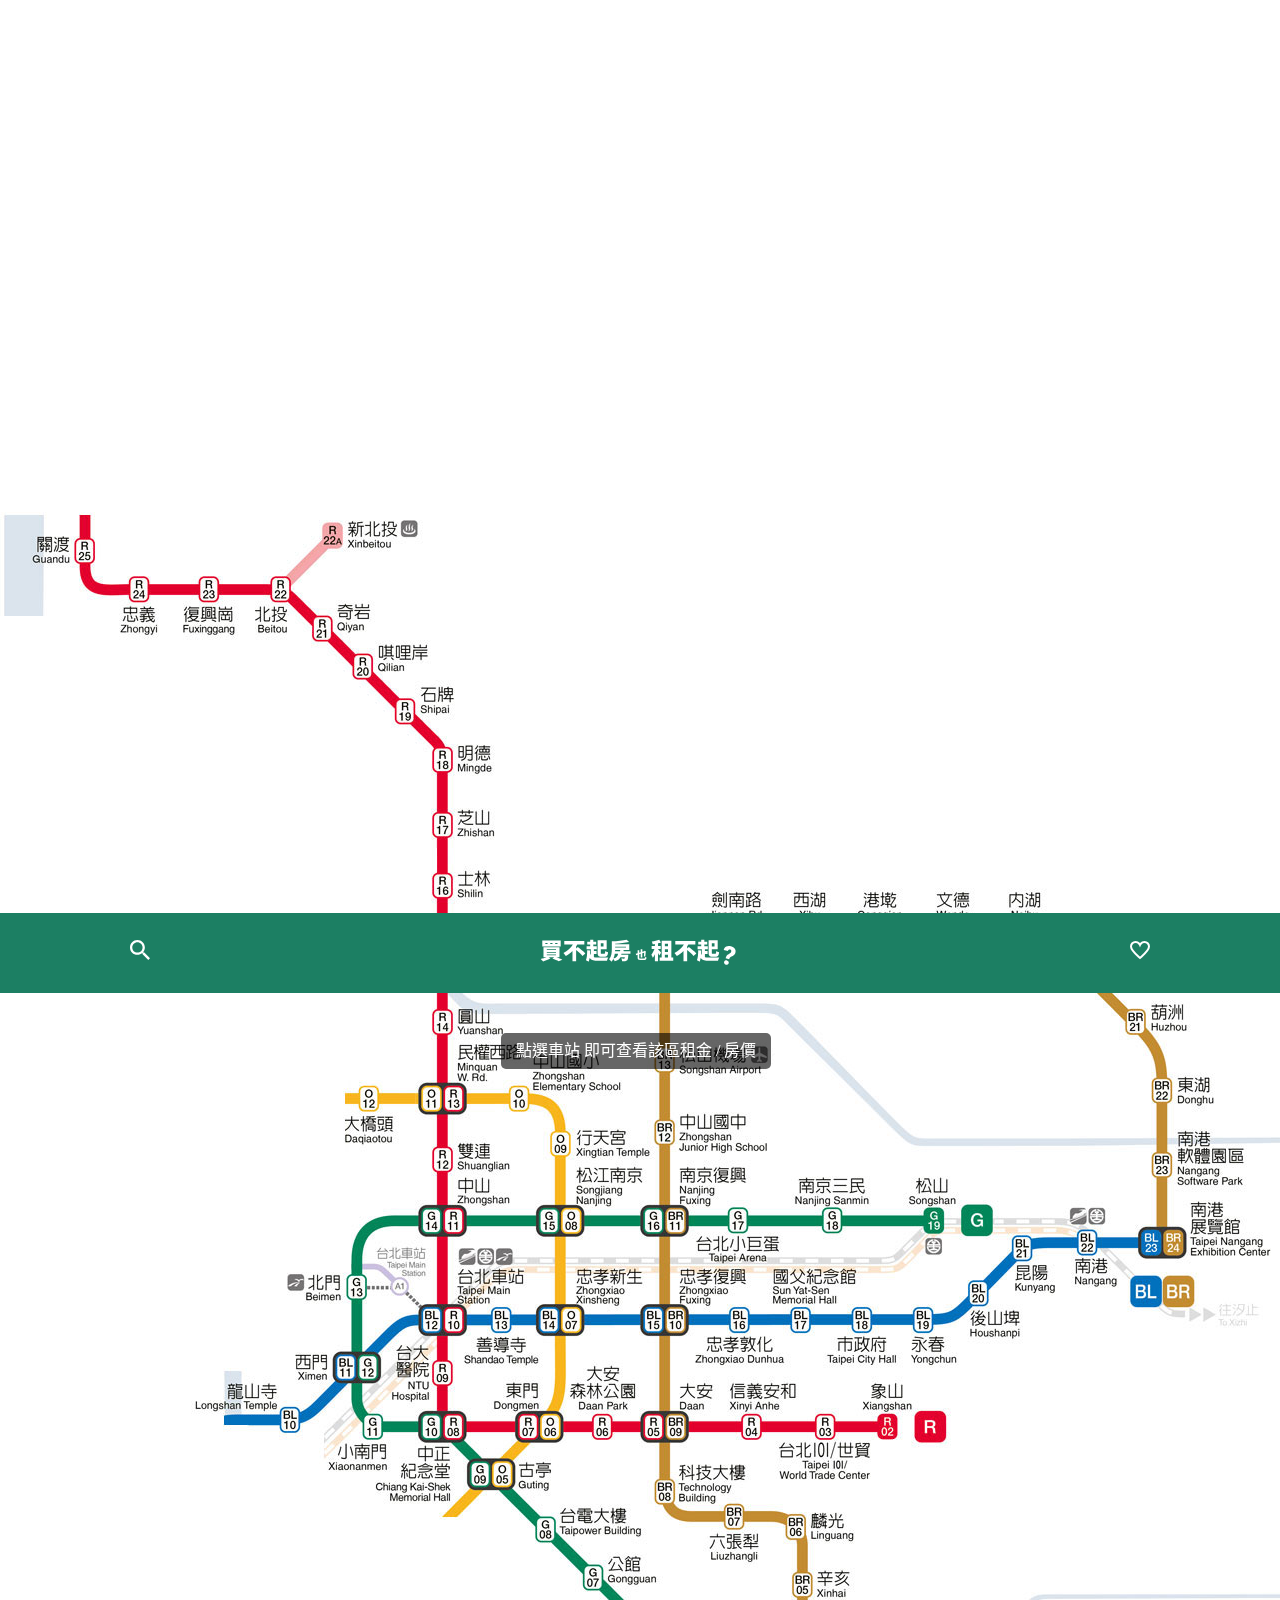
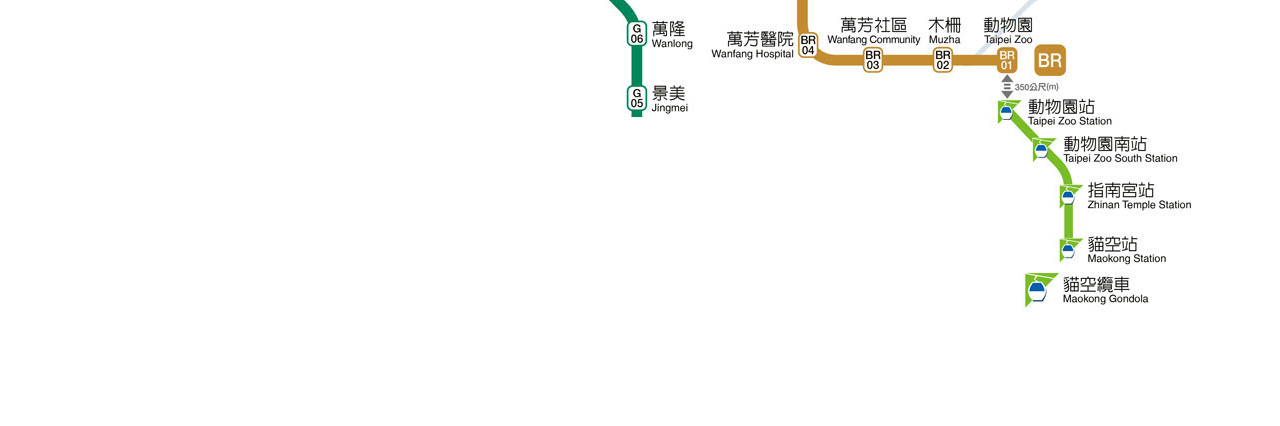
<file: index.html>
<!DOCTYPE html>
<html lang="zh-TW">
<head>
	<meta charset="UTF-8">
	<meta name="viewport" content="width=device-width, initial-scale=1.0">
	<title>選擇車站附近房價 | 買不起房也租不起?</title>
	<meta name="description" content="到底該存錢買房還是租屋一輩子?選擇您喜歡的地區, 即可查看租金/房價一覽表, 讓您依據您的財力狀況, 選擇最適合您的方案!">
	<meta name="keywords" content="租屋,買房,房價,比價">
	<meta name="viewport" content="width=device-width, initial-scale=1.0, maximum-scale=1">
	<meta name="google-site-verification" content="QdoxjLfBUXO8UkxClsyrax_sdIfFdWOPNiK5ca24IvM" />
	<meta name="theme-color" content="#ffffff">
	<meta property="og:title" content="選擇車站附近房價 | 買不起房也租不起?" />
	<meta property="og:description" content="到底該存錢買房還是租屋一輩子?選擇您喜歡的地區, 即可查看租金/房價一覽表, 讓您依據您的財力狀況, 選擇最適合您的方案!" />
	<meta property="og:type" content="website" />
	<meta property="og:url" content="" />
	<meta property="og:image" content="" />
	<link rel="stylesheet" type="text/css" href="./css/reset.css">
	<link rel="stylesheet" type="text/css" href="./css/rentorbuy.css">
	<link rel="icon" href="">
	<link rel="alternate icon" href="" type="image/x-icon">
	<link rel="mask-icon" href="" color="#000000">
	<link rel="apple-touch-icon" href="">
	<link rel="apple-touch-icon-precomposed" href="" />
	<link rel="manifest" href="">
	<script src="https://ajax.googleapis.com/ajax/libs/jquery/3.5.1/jquery.min.js"></script>
	<script src="./js/rentorbuy.js"></script>
	<script type="text/javascript">
		
		$(document).ready(function(){
			var halfHeight = ($(document).height() / 2) - 100;
			
			$(window).scrollTop(halfHeight);
			$('.metro-map').scrollLeft(500);

		})

	
	</script>
</head>
<body>
	<!-- 版頭 -->
	<header class="fix">
		<p class="head-wrapper">
			<a class="btn-search" href="index.html" title="搜尋車站附近租金/房價"><img src="images/icons/search.svg" alt="搜尋車站附近租金/房價" title="搜尋車站附近租金/房價" height="24"></a>
			<a href="index.html" title="回首頁"><img src="images/logo.svg" alt="買不起房也租不起" title="回首頁" height="40"></a>
			<a class="btn-favorite" href="favorite.html" title="我的收藏"><img src="images/icons/favorite_white.svg" alt="我的收藏" title="我的收藏" height="24"></a>
		</p>
	</header>

	<h1 class="index">點選車站 即可查看該區租金 / 房價</h1>

	<section class="metro-map">
		<img class="metro-map-img" src="images/map.jpg" width="1417" height="1946" usemap="#metroMap" alt="捷運路線圖">
		<map name="metroMap">
          <area shape="rect" coords="356,1298,442,1374" href="#龍山寺" alt="龍山寺">
          <area shape="rect" coords="449,1264,524,1313" href="#西門" alt="西門">
          <area shape="rect" coords="543,1170,609,1263" href="#台北車站" alt="台北車站">
          <area shape="rect" coords="1114,1607,1262,1651" href="#動物園站" alt="動物園站">
          <area shape="rect" coords="1161,1656,1330,1688" href="#動物園南站" alt="動物園南站">
          <area shape="rect" coords="1188,1694,1334,1743" href="#指南宮站" alt="指南宮站">
          <area shape="rect" coords="1187,1753,1319,1788" href="#貓空站" alt="貓空站">
          <area shape="rect" coords="1155,1791,1294,1833" href="#貓空纜車" alt="貓空纜車">
		  <area shape="rect" coords="608,1224,671,1289" href="#善導寺" alt="善導寺">
		  <area shape="rect" coords="673,1188,764,1265" href="list.html" alt="忠孝新生">
          <area shape="rect" coords="775,1189,838,1265" href="#忠孝復興" alt="#忠孝復興">
          <area shape="rect" coords="844,1222,910,1284" href="#忠孝敦化" alt="忠孝敦化">
          <area shape="rect" coords="912,1187,970,1261" href="#國父紀念館" alt="國父紀念館">
          <area shape="rect" coords="975,1222,1030,1291" href="#市政府" alt="市政府">
          <area shape="rect" coords="1037,1214,1099,1294" href="#永春" alt="永春">
          <area shape="rect" coords="1101,1191,1150,1273" href="#後山埤" alt="後山埤">
          <area shape="rect" coords="1150,1145,1203,1219" href="#昆陽" alt="昆陽">
          <area shape="rect" coords="1207,1143,1264,1219" href="#南港" alt="南港">
          <area shape="rect" coords="1273,1117,1407,1186" href="#南港展覽館" alt="南港展覽館">
          <area shape="rect" coords="1272,1042,1403,1112" href="#南港軟體園區" alt="南港軟體園區">
          <area shape="rect" coords="1271,983,1367,1036" href="#東湖" alt="東湖">
          <area shape="rect" coords="1257,916,1349,976" href="#葫洲" alt="葫洲">
          <area shape="rect" coords="1202,846,1321,913" href="#大湖公園" alt="大湖公園">
          <area shape="rect" coords="1131,801,1194,877" href="#內湖" alt="內湖">
          <area shape="rect" coords="1062,796,1120,879" href="#文德" alt="文德">
          <area shape="rect" coords="985,793,1049,881" href="#港墘" alt="港墘">
          <area shape="rect" coords="915,791,976,882" href="#西湖" alt="西湖">
          <area shape="rect" coords="840,790,906,879" href="#劍南路" alt="劍南路">
          <area shape="rect" coords="772,880,856,925" href="#大直" alt="大直">
          <area shape="rect" coords="772,955,915,1006" href="#松山機場" alt="松山機場">
          <area shape="rect" coords="779,1029,909,1075" href="#中山國中" alt="中山國中">
          <area shape="rect" coords="782,1085,833,1164" href="#南京復興" alt="南京復興">
          <area shape="rect" coords="774,1302,845,1374" href="#大安" alt="大安">
          <area shape="rect" coords="776,1383,843,1441" href="#科技大樓" alt="科技大樓">
          <area shape="rect" coords="844,1422,907,1494" href="#六張犁" alt="六張犁">
          <area shape="rect" coords="919,1421,998,1473" href="#麟光" alt="麟光">
          <area shape="rect" coords="918,1484,999,1526" href="#辛亥" alt="辛亥">
          <area shape="rect" coords="844,1547,960,1589" href="#萬芳醫院" alt="萬芳醫院">
          <area shape="rect" coords="973,1536,1054,1598" href="#萬芳社區">
          <area shape="rect" coords="1059,1534,1106,1600" href="#木柵" alt="木柵">
          <area shape="rect" coords="1117,1527,1173,1605" href="#動物園" alt="動物園">
		  <area shape="rect" coords="1035,1089,1102,1169" href="#松山" alt="松山">
		  <area shape="rect" coords="924,1087,1017,1162" href="#南京三民" alt="南京三民">
		  <area shape="rect" coords="840,1122,915,1185" href="#台北小巨蛋" alt="台北小巨蛋">
		  <area shape="rect" coords="666,1091,756,1165" href="#松江南京" alt="松江南京">
		  <area shape="rect" coords="547,1096,642,1163" href="#中山" alt="中山">
		  <area shape="rect" coords="439,1185,529,1233" href="#北門" alt="北門">
		  <area shape="rect" coords="457,1327,533,1398" href="#小南門" alt="小南門">
		  <area shape="rect" coords="544,1324,601,1420" href="#中正紀念堂">
		  <area shape="rect" coords="608,1371,699,1422" href="#古亭">
		  <area shape="rect" coords="664,1425,771,1471" href="#台電大樓" alt="台電大樓">
		  <area shape="rect" coords="715,1478,802,1519" href="#公館" alt="公館">
		  <area shape="rect" coords="746,1532,837,1580" href="#萬隆" alt="萬隆">
		  <area shape="rect" coords="744,1595,837,1643" href="#景美" alt="景美">
		  <area shape="rect" coords="632,1299,706,1367" href="#東門" alt="東門">
		  <area shape="rect" coords="673,1041,769,1085" href="#行天宮" alt="行天宮">
		  <area shape="rect" coords="644,979,753,1037" href="#中山國小" alt="中山國小">
		  <area shape="rect" coords="542,966,639,1041" href="#民權西路" alt="民權西路">
		  <area shape="rect" coords="468,996,537,1074" href="#大橋頭" alt="大橋頭">
		  <area shape="rect" coords="994,1300,1057,1374" href="#象山" alt="象山">
		  <area shape="rect" coords="919,1329,992,1403" href="#台北101" alt="台北101/世貿">
		  <area shape="rect" coords="854,1300,913,1377" href="#信義安和" alt="信義安和">
		  <area shape="rect" coords="709,1291,770,1378" href="#大安森林公園" alt="大安森林公園">
		  <area shape="rect" coords="533,1269,605,1321" href="#台大醫院" alt="台大醫院">
		  <area shape="rect" coords="548,1049,650,1094" href="#雙連" alt="雙連">
		  <area shape="rect" coords="541,915,648,961" href="#圓山" alt="圓山">
		  <area shape="rect" coords="540,838,646,898" href="#劍潭" alt="劍潭">
		  <area shape="rect" coords="536,776,647,830" href="#士林" alt="士林">
		  <area shape="rect" coords="539,718,649,768" href="#芝山" alt="芝山">
		  <area shape="rect" coords="535,653,648,711" href="#明德" alt="明德">
		  <area shape="rect" coords="520,599,619,650" href="#石牌" alt="石牌">
		  <area shape="rect" coords="480,554,582,598" href="#唭哩岸" alt="唭哩岸">
		  <area shape="rect" coords="442,514,518,552" href="#奇岩" alt="奇岩">
		  <area shape="rect" coords="380,490,438,561" href="#北投" alt="北投">
		  <area shape="rect" coords="310,488,375,560" href="#復興崗" alt="復興崗">
		  <area shape="rect" coords="245,489,305,560" href="#忠義" alt="忠義">
		  <area shape="rect" coords="160,441,240,497" href="#關渡" alt="關渡">
		  <area shape="rect" coords="450,429,572,485" href="#新北投" alt="新北投">
        </map>
</section>
</body>
</html>
</file>
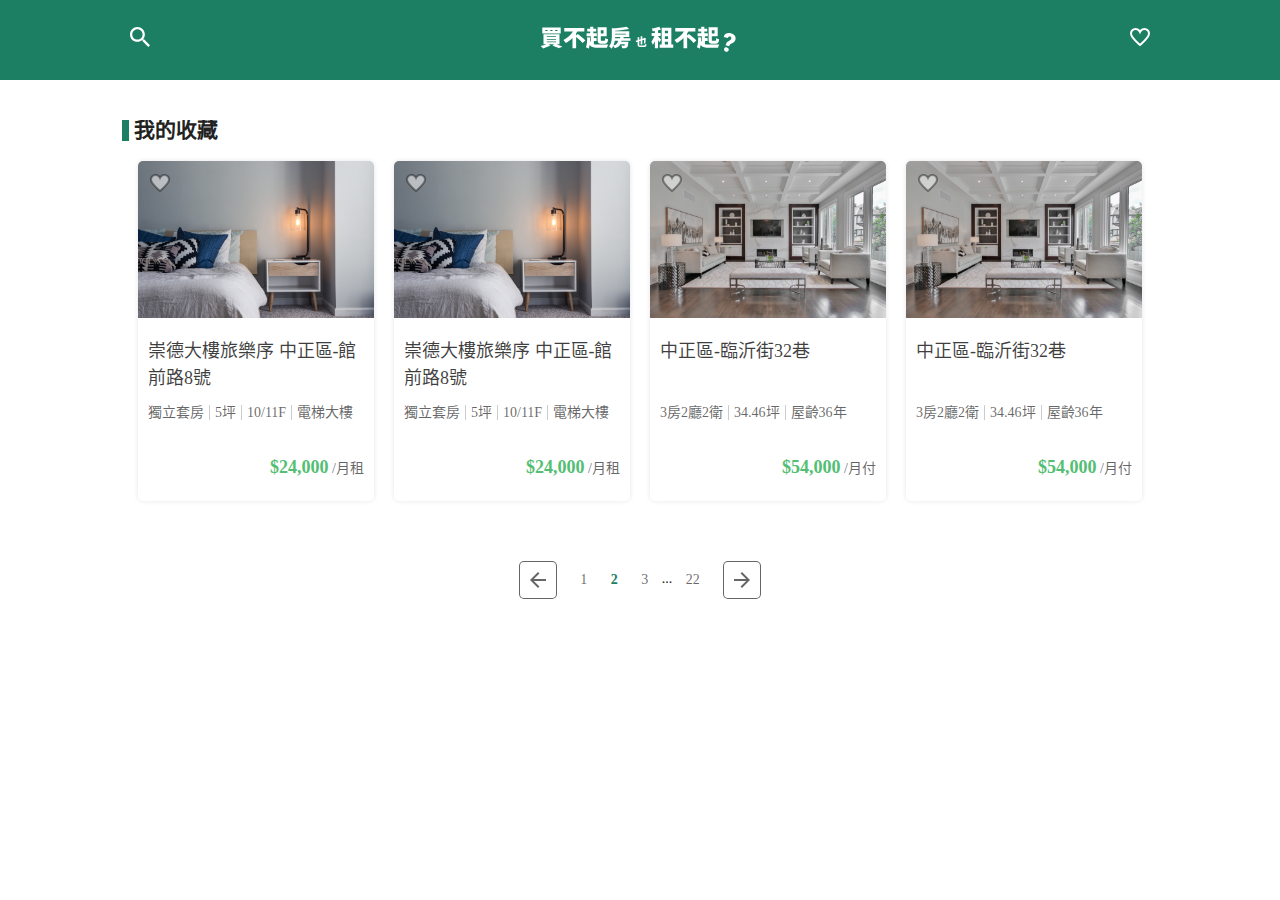
<file: favorite.html>
<!DOCTYPE html>
<html lang="zh-TW">
<head>
	<meta charset="UTF-8">
	<meta name="viewport" content="width=device-width, initial-scale=1.0">
	<title>我的收藏 | 買不起房也租不起?</title>
	<meta name="description" content="到底該存錢買房還是租屋一輩子?選擇您喜歡的地區, 即可查看租金/房價一覽表, 讓您依據您的財力狀況, 選擇最適合您的方案!">
	<meta name="keywords" content="租屋,買房,房價,比價">
	<meta name="viewport" content="width=device-width, initial-scale=1.0, maximum-scale=1">
	<meta name="google-site-verification" content="QdoxjLfBUXO8UkxClsyrax_sdIfFdWOPNiK5ca24IvM" />
	<meta name="theme-color" content="#ffffff">
	<meta property="og:title" content="我的收藏 | 買不起房也租不起?" />
	<meta property="og:description" content="到底該存錢買房還是租屋一輩子?選擇您喜歡的地區, 即可查看租金/房價一覽表, 讓您依據您的財力狀況, 選擇最適合您的方案!" />
	<meta property="og:type" content="website" />
	<meta property="og:url" content="" />
	<meta property="og:image" content="" />
	<link rel="stylesheet" type="text/css" href="./css/reset.css">
	<link rel="stylesheet" type="text/css" href="./css/rentorbuy.css">
	<script src="https://ajax.googleapis.com/ajax/libs/jquery/3.5.1/jquery.min.js"></script>
	<script src="./js/rentorbuy.js"></script>
	<link rel="icon" href="">
	<link rel="alternate icon" href="" type="image/x-icon">
	<link rel="mask-icon" href="" color="#000000">
	<link rel="apple-touch-icon" href="">
	<link rel="apple-touch-icon-precomposed" href="" />
	<link rel="manifest" href="">
</head>
<body>
	<!-- 版頭 -->
	<header>
		<p class="head-wrapper">
			<a class="btn-search" href="index.html" title="搜尋車站附近租金/房價"><img src="images/icons/search.svg" alt="搜尋車站附近租金/房價" title="搜尋車站附近租金/房價" height="24"></a>
			<a href="index.html" title="回首頁"><img src="images/logo.svg" alt="買不起房也租不起" title="回首頁" height="40"></a>
			<a class="btn-favorite" href="favorite.html" title="我的收藏"><img src="images/icons/favorite_white.svg" alt="我的收藏" title="我的收藏" height="24"></a>
		</p>
	</header>

	<!-- <p class="goback"><a class="hint" href="javascript:;" onclick="goBack()" title="回上頁"><img src="images/icons/back.svg" alt="上一頁" width="20">回上頁</a></p> -->
	<h1 class="title myfavorite">我的收藏</h1>

	<!-- 物件 -->
	<section class="content">
		<!-- 租屋版 -->
		<article>
			<div class="pic"><img src="images/default.jpg" alt=""></div>
			<!-- onclick內要串591連結 -->
			<ul class="detail" onclick="window.open('https://m.591.com.tw/v2/rent/10956301','mywindow');">
				<!-- li內要串地址 -->
				<li class="heading add"><h3>崇德大樓旅樂序 中正區-館前路8號</h3></li>
				<li class="hint conditions">
					<!-- span內要串其他條件 -->
					<span class="sub-condition">獨立套房</span>
					<span class="sub-condition">5坪</span>
					<span class="sub-condition">10/11F</span>
					<span class="sub-condition">電梯大樓</span>
				</li>
				<li class="price"><h4><span class="heading">$24,000</span><i class="hint"> /月租</i></h4></li>
			</ul>
			<button class="save"></button>
		</article>
		<article>
			<div class="pic"><img src="images/default.jpg" alt=""></div>
			<!-- onclick內要串591連結 -->
			<ul class="detail" onclick="window.open('https://m.591.com.tw/v2/rent/10956301','mywindow');">
				<!-- li內要串地址 -->
				<li class="heading add"><h3>崇德大樓旅樂序 中正區-館前路8號</h3></li>
				<li class="hint conditions">
					<!-- span內要串其他條件 -->
					<span class="sub-condition">獨立套房</span>
					<span class="sub-condition">5坪</span>
					<span class="sub-condition">10/11F</span>
					<span class="sub-condition">電梯大樓</span>
				</li>
				<li class="price"><h4><span class="heading">$24,000</span><i class="hint"> /月租</i></h4></li>
			</ul>
			<button class="save"></button>
		</article>
		<!-- 買房版 -->
		<article>
			<div class="pic"><img src="images/default_2.jpg" alt=""></div>
			<!-- onclick內要串591連結 -->
			<ul class="detail" onclick="window.open('https://m.591.com.tw/v2/rent/10956301','mywindow');">
				<!-- li內要串地址 -->
				<li class="heading add"><h3>中正區-臨沂街32巷</h3></li>
				<li class="hint conditions">
					<!-- span內要串其他條件 -->
					<span class="sub-condition">3房2廳2衛</span>
					<span class="sub-condition">34.46坪</span>
					<span class="sub-condition">屋齡36年</span>
				</li>
				<li class="price"><h4><span class="heading">$54,000</span><i class="hint"> /月付</i></h4></li>
			</ul>
			<button class="save"></button>
		</article>
		<article>
			<div class="pic"><img src="images/default_2.jpg" alt=""></div>
			<!-- onclick內要串591連結 -->
			<ul class="detail" onclick="window.open('https://m.591.com.tw/v2/rent/10956301','mywindow');">
				<!-- li內要串地址 -->
				<li class="heading add"><h3>中正區-臨沂街32巷</h3></li>
				<li class="hint conditions">
					<!-- span內要串其他條件 -->
					<span class="sub-condition">3房2廳2衛</span>
					<span class="sub-condition">34.46坪</span>
					<span class="sub-condition">屋齡36年</span>
				</li>
				<li class="price"><h4><span class="heading">$54,000</span><i class="hint"> /月付</i></h4></li>
			</ul>
			<button class="save"></button>
		</article>
	</section>

	<!-- 上下頁 -->
	<section class="pageination hint">
		<a class="btn-arrow back" href="javascript:;" title="上一頁"></a>
		<a class="hint" href="javascript:;" title="">1</a>
		<a class="hint active" href="javascript:;" title="">2</a>
		<a class="hint" href="javascript:;" title="">3</a>
		...
		<a class="hint" href="javascript:;" title="">22</a>
		<a class="btn-arrow forward" href="javascript:;" title="下一頁"></a>
	</section>
</body>
</html>
</file>
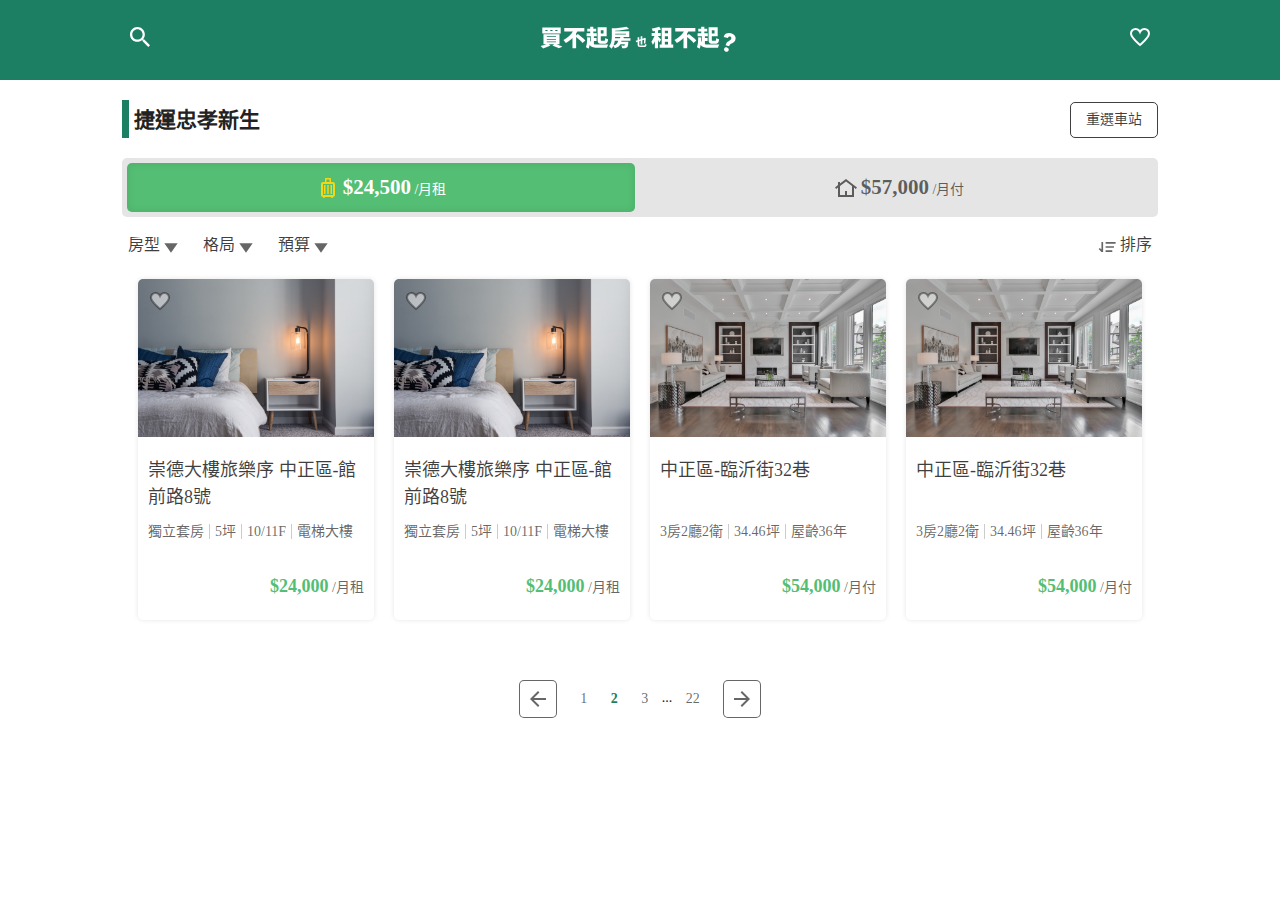
<file: list.html>
<!DOCTYPE html>
<html lang="zh-TW">
<head>
	<meta charset="UTF-8">
	<meta name="viewport" content="width=device-width, initial-scale=1.0">
	<title>租金/房價一覽表 | 買不起房也租不起?</title>
	<meta name="description" content="到底該存錢買房還是租屋一輩子?選擇您喜歡的地區, 即可查看租金/房價一覽表, 讓您依據您的財力狀況, 選擇最適合您的方案!">
	<meta name="keywords" content="租屋,買房,房價,比價">
	<meta name="viewport" content="width=device-width, initial-scale=1.0, maximum-scale=1">
	<meta name="google-site-verification" content="QdoxjLfBUXO8UkxClsyrax_sdIfFdWOPNiK5ca24IvM" />
	<meta name="theme-color" content="#ffffff">
	<meta property="og:title" content="租金/房價一覽表 | 買不起房也租不起?" />
	<meta property="og:description" content="到底該存錢買房還是租屋一輩子?選擇您喜歡的地區, 即可查看租金/房價一覽表, 讓您依據您的財力狀況, 選擇最適合您的方案!" />
	<meta property="og:type" content="website" />
	<meta property="og:url" content="" />
	<meta property="og:image" content="" />
	<link rel="stylesheet" type="text/css" href="./css/reset.css">
	<link rel="stylesheet" type="text/css" href="./css/rentorbuy.css">
	<script src="https://ajax.googleapis.com/ajax/libs/jquery/3.5.1/jquery.min.js"></script>
	<script src="./js/rentorbuy.js"></script>
	<link rel="icon" href="">
	<link rel="alternate icon" href="" type="image/x-icon">
	<link rel="mask-icon" href="" color="#000000">
	<link rel="apple-touch-icon" href="">
	<link rel="apple-touch-icon-precomposed" href="" />
	<link rel="manifest" href="">
</head>
<body>
	<!-- 版頭 -->
	<header>
		<p class="head-wrapper">
			<a class="btn-search" href="index.html" title="搜尋車站附近租金/房價"><img src="images/icons/search.svg" alt="搜尋車站附近租金/房價" title="搜尋車站附近租金/房價" height="24"></a>
			<a href="index.html" title="回首頁"><img src="images/logo.svg" alt="買不起房也租不起" title="回首頁" height="40"></a>
			<a class="btn-favorite" href="favorite.html" title="我的收藏"><img src="images/icons/favorite_white.svg" alt="我的收藏" title="我的收藏" height="24"></a>
		</p>
	</header>

	<!-- span內要串車站名 -->
	<h1 class="title">捷運<span>忠孝新生</span><a class="btn-reset hint" href="index.html" title="重選車站">重選車站</a></h1>

	<!-- 切換租屋/買房 -->
	<nav>
		<!-- span內要串金額 -->
		<h2 class="rent"><a class="active" href="javascript:;" title="每月租金"><span class="title">$24,500</span><i class="hint"> /月租</i></a></h2>
		<h2 class="buy"><a href="javascript:;" title="每月房貸"><span class="title">$57,000</span><i class="hint"> /月付</i></a></h2>
	</nav>

	<!-- 篩選/排序 -->
	<section class="filter">
		<!-- 當選完條件 span內要串條件名稱 -->
		<a id="filter-1" class="condition" href="javascript:;" title="房型"><span>房型</span></a>
		<!-- 下拉條件選單 -->
		<ul class="condition-expand">
			<li class="delete"><a class="hint" href="javascript:;" title="清除">清除</a></li>
			<li class="select"><a href="javascript:;" title="整層住家">整層住家</a></li>
			<li class="select"><a href="javascript:;" title="套房">套房</a></li>
		</ul>
		<!-- 當選完條件 span內要串條件名稱 -->
		<a id="filter-2" class="condition" href="javascript:;" title="格局"><span>格局</span></a>
		<!-- 下拉條件選單 -->
		<ul class="condition-expand">
			<li class="delete"><a class="hint" href="javascript:;" title="清除">清除</a></li>
			<li class="select"><a href="javascript:;" title="一房">一房</a></li>
			<li class="select"><a href="javascript:;" title="二房">二房</a></li>
			<li class="select"><a href="javascript:;" title="三房">三房</a></li>
			<li class="select"><a href="javascript:;" title="四房">四房</a></li>
			<li class="select"><a href="javascript:;" title="五房">五房</a></li>
		</ul>
		<!-- 當選完條件 span內要串條件名稱 -->
		<a id="filter-3" class="condition" href="javascript:;" title="預算"><span>預算</span></a>
		<!-- 下拉條件選單 -->
		<ul class="condition-expand">
			<li class="delete"><a class="hint" href="javascript:;" title="清除">清除</a></li>
			<li class="select"><form><input type="text" name="minimum" placeholder="最小金額"> - <input type="text" name="maximum" placeholder="最大金額"><button>確定</button></form></li>
		</ul>
		<a class="sort" href="javascript:;" title="排序">排序</a>
		<!-- 下拉條件選單 -->
		<ul class="condition-expand sort-expand">
			<li class="select"><a href="javascript:;" title="金額低到高">金額低到高</a></li>
			<li class="select"><a href="javascript:;" title="金額高到低">金額高到低</a></li>
		</ul>
	</section>

	<!-- 物件 -->
	<section class="content">
		<!-- 租屋版 -->
		<article>
			<div class="pic"><img src="images/default.jpg" alt=""></div>
			<!-- onclick內要串591連結 -->
			<ul class="detail" onclick="window.open('https://m.591.com.tw/v2/rent/10956301','mywindow');">
				<!-- li內要串地址 -->
				<li class="heading add"><h3>崇德大樓旅樂序 中正區-館前路8號</h3></li>
				<li class="hint conditions">
					<!-- span內要串其他條件 -->
					<span class="sub-condition">獨立套房</span>
					<span class="sub-condition">5坪</span>
					<span class="sub-condition">10/11F</span>
					<span class="sub-condition">電梯大樓</span>
				</li>
				<li class="price"><h4><span class="heading">$24,000</span><i class="hint"> /月租</i></h4></li>
			</ul>
			<button class="save"></button>
		</article>
		<article>
			<div class="pic"><img src="images/default.jpg" alt=""></div>
			<!-- onclick內要串591連結 -->
			<ul class="detail" onclick="window.open('https://m.591.com.tw/v2/rent/10956301','mywindow');">
				<!-- li內要串地址 -->
				<li class="heading add"><h3>崇德大樓旅樂序 中正區-館前路8號</h3></li>
				<li class="hint conditions">
					<!-- span內要串其他條件 -->
					<span class="sub-condition">獨立套房</span>
					<span class="sub-condition">5坪</span>
					<span class="sub-condition">10/11F</span>
					<span class="sub-condition">電梯大樓</span>
				</li>
				<li class="price"><h4><span class="heading">$24,000</span><i class="hint"> /月租</i></h4></li>
			</ul>
			<button class="save"></button>
		</article>
		<!-- 買房版 -->
		<article>
			<div class="pic"><img src="images/default_2.jpg" alt=""></div>
			<!-- onclick內要串591連結 -->
			<ul class="detail" onclick="window.open('https://m.591.com.tw/v2/rent/10956301','mywindow');">
				<!-- li內要串地址 -->
				<li class="heading add"><h3>中正區-臨沂街32巷</h3></li>
				<li class="hint conditions">
					<!-- span內要串其他條件 -->
					<span class="sub-condition">3房2廳2衛</span>
					<span class="sub-condition">34.46坪</span>
					<span class="sub-condition">屋齡36年</span>
				</li>
				<li class="price"><h4><span class="heading">$54,000</span><i class="hint"> /月付</i></h4></li>
			</ul>
			<button class="save"></button>
		</article>
		<article>
			<div class="pic"><img src="images/default_2.jpg" alt=""></div>
			<!-- onclick內要串591連結 -->
			<ul class="detail" onclick="window.open('https://m.591.com.tw/v2/rent/10956301','mywindow');">
				<!-- li內要串地址 -->
				<li class="heading add"><h3>中正區-臨沂街32巷</h3></li>
				<li class="hint conditions">
					<!-- span內要串其他條件 -->
					<span class="sub-condition">3房2廳2衛</span>
					<span class="sub-condition">34.46坪</span>
					<span class="sub-condition">屋齡36年</span>
				</li>
				<li class="price"><h4><span class="heading">$54,000</span><i class="hint"> /月付</i></h4></li>
			</ul>
			<button class="save"></button>
		</article>
	</section>

	<!-- 上下頁 -->
	<section class="pageination hint">
		<a class="btn-arrow back" href="javascript:;" title="上一頁"></a>
		<a class="hint" href="javascript:;" title="">1</a>
		<a class="hint active" href="javascript:;" title="">2</a>
		<a class="hint" href="javascript:;" title="">3</a>
		...
		<a class="hint" href="javascript:;" title="">22</a>
		<a class="btn-arrow forward" href="javascript:;" title="下一頁"></a>
	</section>
</body>
</html>
</file>
<file: css/rentorbuy.css>
/*
light-green: #54BE74;
dark-green: #1C7F63;
*/

body {
	font-size: 16px;
	position: relative;
}

header {
	background: #1C7F63;
	overflow: hidden;
}

.btn-search {
	margin-top: 5px;
	float: left;
}

.btn-favorite {
	margin-top: 5px;
	float: right;
}

header.fix {
	width: 100vw;
	position: fixed;
	top: 0;
	left: 0;
}

/*same width and margin*/
.head-wrapper, h1.title, .filter, .goback {
	width: 90%;
	max-width: 1024px;
	text-align: left;
	margin: 20px auto;
	overflow: hidden;
}

.head-wrapper {
	text-align: center;
}

/*control font size*/
.title {
	font-size: 21px;
	font-weight:  bold;
}

.heading {
	font-size: 18px;
}

.hint {
	font-size: 14px;
}

/*common use*/
::placeholder { /* Chrome, Firefox, Opera, Safari 10.1+ */
  color: rgba(0,0,0,0.2);
  opacity: 1; /* Firefox */
}

:-ms-input-placeholder { /* Internet Explorer 10-11 */
  color: rgba(0,0,0,0.2);
}

::-ms-input-placeholder { /* Microsoft Edge */
  color: rgba(0,0,0,0.2);
}

/*h1*/
h1.index {
	background: rgba(0,0,0,0.6);
	color: white;
	padding: 10px 15px;
	margin: 0 auto;
	border-radius: 5px;
	position: fixed;
	top: 120px;
	left: calc(50% - 139px);
}

h1.title {
	padding: 10px 0 0 5px;
	border-left: 7px solid #1C7F63;
}

h1.title.myfavorite {
	padding: 0 0 0 5px;
	margin: 40px auto 20px auto;
}

.btn-reset {
	color: rgba(0,0,0,0.75);
	font-weight:  normal;
	border:  1px solid rgba(0,0,0,0.75);
	border-radius: 5px;
	padding: 10px 15px;
	margin-top: -8px;
	float: right;
}

.goback a{
	color: rgba(0,0,0,0.6);
}

/*map*/
.metro-map {
	padding-top: 80px;
	overflow: auto;
}

map area:hover {
	content: '';
	width: 24px;
	height: 24px;
	background: url('../images/icons/focus.svg');
	display: block;
}

/*switch between buy and rent*/
nav {
	width: calc(90% + 12px);
	max-width: 1036px;
	background: #E5E5E5;
	border-radius: 5px;
	margin: 20px auto 0 auto;
	display: flex;
	flex-direction: row;
	overflow: hidden;
}

.rent, .buy {
	width: 50%;
	text-align: center;
	line-height: 1.2;
	border: 5px solid #E5E5E5;
	border-radius: 10px;
	overflow: hidden;
}

nav a {
	color: rgba(0,0,0,0.6);
	padding: 12px 0;
	display: block;
}

.rent a::before, .buy a::before {
	content: '';
	width: 24px;
	height: 24px;
	margin-right: 3px;
	vertical-align: bottom;
	display: inline-block;
}

.rent a::before {
	background: url('../images/icons/luggage.svg');
}

.buy a::before {
	background: url('../images/icons/house.svg');
}

.rent a.active, .buy a.active {
	background: #54BE74;
	color: white;
	box-shadow: inset 0 0 8px rgba(0,0,0,0.10);
	cursor: unset;
}

.rent a.active::before {
	background: url('../images/icons/luggage_yellow.svg');
}

.buy a.active::before {
	background: url('../images/icons/house_yellow.svg');
}

/*filter*/
.filter {
	margin: 0 auto;
	position: relative;
	overflow: visible;
}

.filter .condition, .filter .sort {
	max-width: calc(25% - 14px);
	color: rgba(0,0,0,0.75);
	padding: 20px 0;
	display: inline-block;
}

.filter .condition {
	text-overflow: ellipsis;
	white-space: nowrap;
	overflow: hidden;
}

.filter .condition span {
	max-width: calc(100% - 19px);
	text-overflow: ellipsis;
	white-space: nowrap;
	overflow: hidden;
	display: inline-block;
}

.filter .condition {
	margin-right: 20px;
}

.filter .condition::after {
	content: '';
	width: 16px;
	height: 16px;
	background: url('../images/icons/descent.svg');
	background-size: 100%;
	margin-left: 3px;
	vertical-align: bottom;
	display: inline-block;
}

.filter .sort {
	float: right;
}

.filter .sort::before {
	content: '';
	width: 20px;
	height: 20px;
	background: url('../images/icons/sort.svg');
	background-size: 100%;
	margin-right: 3px;
	vertical-align: top;
	display: inline-block;
}

.filter .condition.active, .filter .sort.active {
	color: #1C7F63;
}

.filter .condition.active::after {
	background: url('../images/icons/ascent_green.svg');
	background-size: 100%;
}

.filter .sort.active::before {
	background: url('../images/icons/sort_green.svg');
	background-size: 100%;
}

.filter .condition-expand {
	width: 100%;
	background: rgba(255,255,255,0.98);
	text-align: left;
	box-shadow: 0px 3px 5px rgb(0,0,0,0.1);
	position: absolute;
	top: 45px;
	left: 0;
	z-index: -1;
	opacity: 0;
	transition: 0.3s ease-in-out;
}

.filter .condition-expand.sort-expand {
	width: auto;
	text-align: right;
}

.filter .sort + .condition-expand {
	left: auto;
	right: 0;
}

.filter .condition.active + .condition-expand, .filter .sort.active + .condition-expand {
	z-index: 2;
	opacity: 1;
	transition: 0.3s ease-in-out;
}

.filter .condition-expand a {
	color: rgba(0,0,0,0.75);
}

.filter .condition-expand .delete, .filter .condition-expand .select {
	padding: 15px;
	border-bottom: 1px solid rgba(0,0,0,0.1);
	display: block;
}

.filter .condition-expand .delete {
	text-align: right;
	opacity: 0.75;
}

.filter .condition-expand .delete::before {
	content: '';
	width: 16px;
	height: 16px;
	background: url('../images/icons/delete.svg');
	background-size: 100%;
	margin-right: 3px;
	display: inline-block;
	vertical-align: bottom;
}

.filter .condition-expand .select a {
	width: 100%;
	display: block;
}

.filter .condition-expand .select a.active {
	color: #1C7F63;
}

/*minimum and maximum*/
.filter .condition-expand .select form {
	color: rgba(0,0,0,0.2);
}

.filter .condition-expand .select input {
	width: calc(50% - 67px);
	line-height: 2;
	padding-left: 5px;
	border: 1px solid rgba(0,0,0,0.2);
	border-radius: 5px;
}

.filter .condition-expand .select button {
	color: rgba(0,0,0,0.6);
	border: 1px solid rgba(0,0,0,0.6);
	border-radius: 5px;
	padding: 7px 20px;
	margin-left: 10px;
}

/*card*/
.content article {
	width: 90%;
	background: white;
	border-radius: 5px;
	margin: 0 auto 20px auto;
	box-shadow: 0 0 5px rgba(0,0,0,0.1);
	cursor: pointer;
	display: flex;
	flex-direction: row;
	position: relative;
}

.content .pic {
	width: 40%;
	border-radius: 5px 0 0 5px;
	overflow: hidden;
}

.content .pic img {
	width: 100%;
    height: 100%;
    object-fit: cover;
}

.content .detail {
	width: 60%;
	color: rgba(0,0,0,0.75);
	line-height: 1.5;
	padding: 10px;
}

.content .detail li {
	margin: 10px auto;
}

.content .detail .add {
	height: 54px;
	display: -webkit-box;
	-webkit-line-clamp: 2;
	-webkit-box-orient: verticle;
	white-space: normal;
	overflow: hidden;
}

.content .detail .conditions {
	height: 42px;
	display: -webkit-box;
	-webkit-line-clamp: 2;
	-webkit-box-orient: verticle;
	white-space: normal;
	overflow: hidden;
}

.content .detail .hint {
	color: rgba(0,0,0,0.6);
}

.content .detail .sub-condition {
	padding-right: 5px;
	margin-right: 5px;
	border-right: 1px solid rgba(0,0,0,0.2);
}

.content .detail .sub-condition:last-of-type {
	border-right: none;
}

.content .detail .price {
	text-align: right;
}

.content .detail .price .heading {
	color: #54BE74;
	font-weight: bold;
}

.content .save {
	width: 24px;
	height:  24px;
	background: url('../images/icons/favorite.svg');
	position: absolute;
	top: 10px;
	left: 10px;
	z-index: 1;
}

.content .save.active {
	background: url('../images/icons/favorite_green.svg');
}

.pageination {
	text-align: center;
	margin: 40px auto;
}

.pageination a {
	margin: 0 10px;
	color: rgba(0,0,0,0.6);
	vertical-align: middle;
}

.pageination a.active {
	color: #1C7F63;
	font-weight: bold;
}

.pageination .btn-arrow {
	width: 36px;
	height: 36px;
	border:  1px solid rgba(0,0,0,0.6);
	border-radius: 5px;
	display: inline-block;
}

.pageination .btn-arrow.back {
	background: url('../images/icons/back.svg');
	background-size: 24px;
	background-position: center;
	background-repeat: no-repeat;
}

.pageination .btn-arrow.forward {
	background: url('../images/icons/forward.svg');
	background-size: 24px;
	background-position: center;
	background-repeat: no-repeat;
}

@media only screen and (min-width: 768px) {
	.filter .condition-expand {
		max-width: 360px;
	}

	.content {
		width: 90%;
    	max-width: 1024px;
    	margin: 0 auto;
		display: flex;
		flex-direction: row;
		-webkit-flex-wrap: wrap;
  		flex-wrap: wrap;
	}

	.content article {
		width: calc(50% - 20px);
		display: block;
	}

	.content article .pic {
		width: 100%;
		border-radius: 5px 5px 0 0;
	}

	.content article .detail {
		width: calc(100% - 20px);
	}
}

@media only screen and (min-width: 1024px) {
	/*hover*/
	.btn-reset:hover {
		color: #1C7F63;
		border-color: #1C7F63;
	}

	.rent a:hover, .buy a:hover {
		background: rgba(0,0,0,0.1);
	}

	.rent a.active:hover, .buy a.active:hover {
		background: #54BE74;
	}

	.filter .condition:hover, .filter .sort:hover {
		color: #1C7F63;
	}

	.filter .condition:hover::after {
		background: url('../images/icons/descent_green.svg');
		background-size: 100%;
	}

	.filter .condition.active:hover::after {
		background: url('../images/icons/ascent_green.svg');
		background-size: 100%;
	}

	.filter .sort:hover::before {
		background: url('../images/icons/sort_green.svg');
		background-size: 100%;
	}

	.filter .condition-expand .select a:hover {
		color: #1C7F63;
	}

	.filter .condition-expand .delete:hover::before {
		background: url('../images/icons/delete_green.svg');
		background-size: 100%;
	}

	.filter .condition-expand .delete:hover a {
		color: #1C7F63;
	}

	.filter .condition-expand .select button:hover {
		color: #1C7F63;
		border-color: #1C7F63;
	}

	.content .save:hover {
		background: url('../images/icons/favorite_green.svg');
	}

	.content article:hover {
		transform: scale(1.03);
		transition: 0.3s ease-in-out;
	}

	.pageination a:hover {
		color: #1C7F63;
		border-color: #1C7F63;
	}

	.pageination .btn-arrow.back:hover {
		background-image: url('../images/icons/back_green.svg');
	}

	.pageination .btn-arrow.forward:hover {
		background-image: url('../images/icons/forward_green.svg');
	}
	
	.content article {
		width: calc(25% - 20px);
	}
}
</file>
